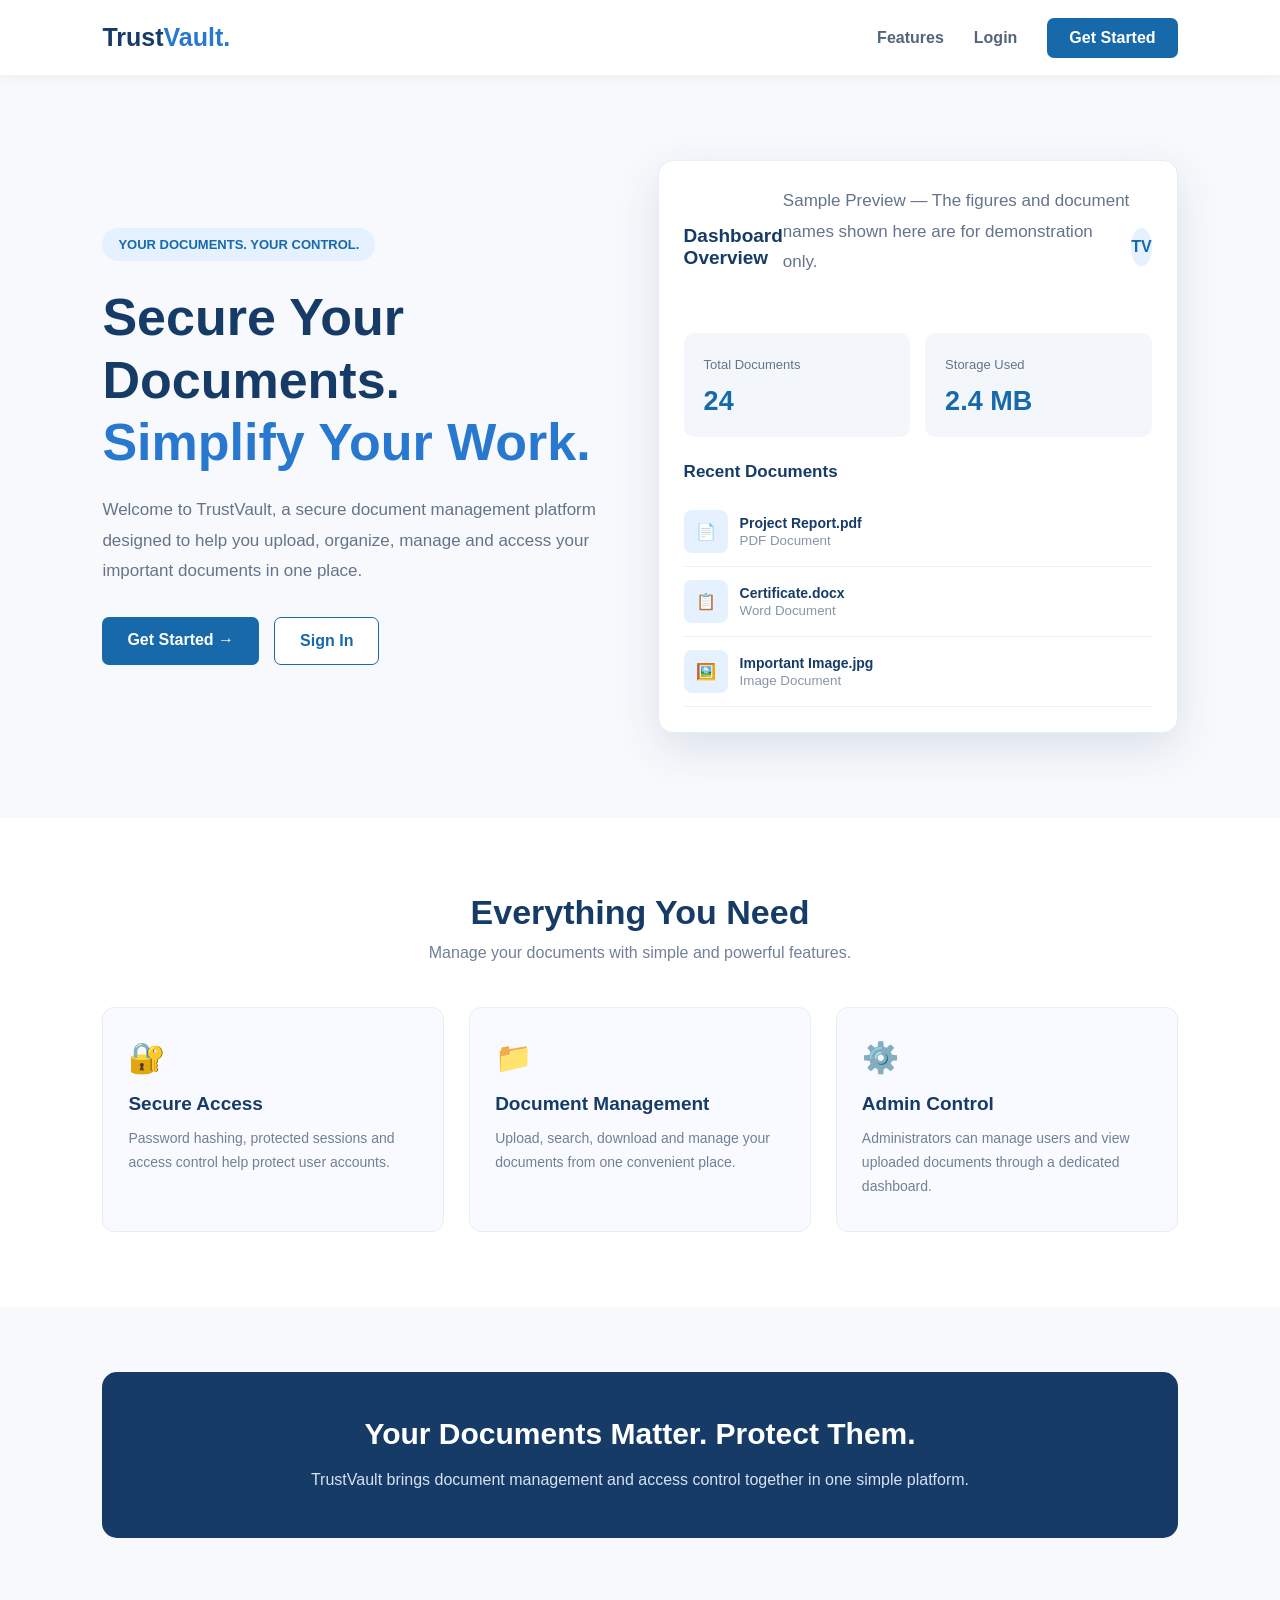
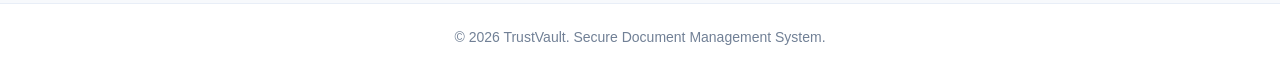
<file: templates/index.html>
<!DOCTYPE html>
<html lang="en">
<head>
    <meta charset="UTF-8">
    <meta name="viewport" content="width=device-width, initial-scale=1.0">

    <title>TrustVault | Secure Document Management</title>

    <style>
        * {
            margin: 0;
            padding: 0;
            box-sizing: border-box;
        }

        body {
            font-family: 'Segoe UI', Arial, sans-serif;
            background: #f7f9fc;
            color: #173b67;
        }

        /* Navigation */

        nav {
            height: 75px;
            display: flex;
            align-items: center;
            justify-content: space-between;
            padding: 0 8%;
            background: white;
            box-shadow: 0 2px 12px rgba(0,0,0,0.05);
        }

        .logo {
            font-size: 25px;
            font-weight: 800;
            color: #173b67;
        }

        .logo span {
            color: #2878d0;
        }

        .nav-links {
            display: flex;
            align-items: center;
            gap: 30px;
        }

        .nav-links a {
            text-decoration: none;
            color: #52657d;
            font-weight: 600;
        }

        .nav-links a:hover {
            color: #2878d0;
        }

        .nav-button {
            background: #1769aa;
            color: white !important;
            padding: 11px 22px;
            border-radius: 7px;
        }

        /* Hero Section */

        .hero {
            display: flex;
            align-items: center;
            justify-content: space-between;
            gap: 50px;
            padding: 85px 8%;
            min-height: 560px;
        }

        .hero-content {
            flex: 1;
        }

        .tag {
            display: inline-block;
            background: #e5f1ff;
            color: #1769aa;
            padding: 9px 16px;
            border-radius: 30px;
            font-size: 13px;
            font-weight: 700;
            margin-bottom: 25px;
        }

        .hero h1 {
            font-size: 52px;
            line-height: 1.2;
            color: #173b67;
            margin-bottom: 22px;
        }

        .hero h1 span {
            color: #2878d0;
        }

        .hero p {
            font-size: 17px;
            line-height: 1.8;
            color: #64748b;
            max-width: 510px;
            margin-bottom: 30px;
        }

        .buttons {
            display: flex;
            gap: 15px;
            flex-wrap: wrap;
        }

        .primary-btn, .secondary-btn {
            padding: 14px 25px;
            border-radius: 7px;
            text-decoration: none;
            font-weight: 700;
            display: inline-block;
        }

        .primary-btn {
            background: #1769aa;
            color: white;
        }

        .primary-btn:hover {
            background: #12548c;
        }

        .secondary-btn {
            background: white;
            color: #1769aa;
            border: 1px solid #1769aa;
        }

        /* Dashboard Preview */

        .preview {
            flex: 1;
            max-width: 520px;
            background: white;
            padding: 25px;
            border-radius: 15px;
            box-shadow: 0 15px 45px rgba(23,59,103,0.12);
            border: 1px solid #e7edf5;
        }

        .preview-header {
            display: flex;
            justify-content: space-between;
            align-items: center;
            margin-bottom: 25px;
        }

        .preview-header h3 {
            font-size: 19px;
        }

        .profile {
            background: #e5f1ff;
            color: #1769aa;
            width: 38px;
            height: 38px;
            border-radius: 50%;
            display: grid;
            place-items: center;
            font-weight: bold;
        }

        .stats {
            display: grid;
            grid-template-columns: repeat(2, 1fr);
            gap: 15px;
            margin-bottom: 25px;
        }

        .stat-card {
            padding: 20px;
            background: #f3f7fc;
            border-radius: 10px;
        }

        .stat-card p {
            font-size: 13px;
            color: #64748b;
            margin-bottom: 10px;
        }

        .stat-card h2 {
            font-size: 27px;
            color: #1769aa;
        }

        .recent h3 {
            font-size: 17px;
            margin-bottom: 15px;
        }

        .document {
            display: flex;
            align-items: center;
            gap: 12px;
            padding: 13px 0;
            border-bottom: 1px solid #edf1f6;
        }

        .file-icon {
            background: #e5f1ff;
            padding: 12px;
            border-radius: 8px;
        }

        .document strong {
            display: block;
            font-size: 14px;
        }

        .document small {
            color: #8795a8;
        }

        /* Features */

        .features {
            padding: 75px 8%;
            background: white;
            text-align: center;
        }

        .section-title {
            font-size: 34px;
            margin-bottom: 12px;
        }

        .section-description {
            color: #718096;
            margin-bottom: 45px;
        }

        .feature-grid {
            display: grid;
            grid-template-columns: repeat(3, 1fr);
            gap: 25px;
        }

        .feature-card {
            padding: 32px 25px;
            background: #f8faff;
            border: 1px solid #e8eef7;
            border-radius: 12px;
            text-align: left;
            transition: 0.3s;
        }

        .feature-card:hover {
            transform: translateY(-5px);
            box-shadow: 0 10px 25px rgba(23,59,103,0.08);
        }

        .feature-icon {
            font-size: 30px;
            margin-bottom: 18px;
        }

        .feature-card h3 {
            margin-bottom: 12px;
            font-size: 19px;
        }

        .feature-card p {
            color: #718096;
            line-height: 1.7;
            font-size: 14px;
        }

        /* Security Section */

        .security {
            margin: 65px 8%;
            padding: 45px;
            background: #173b67;
            border-radius: 15px;
            color: white;
            text-align: center;
        }

        .security h2 {
            font-size: 30px;
            margin-bottom: 15px;
        }

        .security p {
            color: #d5e2f1;
            line-height: 1.7;
        }

        /* Footer */

        footer {
            background: white;
            padding: 25px;
            text-align: center;
            color: #718096;
            border-top: 1px solid #e8eef7;
            font-size: 14px;
        }

        /* Mobile Responsive */

        @media (max-width: 850px) {
            .hero {
                flex-direction: column;
                padding: 60px 6%;
            }

            .hero h1 {
                font-size: 40px;
            }

            .preview {
                width: 100%;
            }

            .feature-grid {
                grid-template-columns: 1fr;
            }

            nav {
                padding: 0 5%;
            }
        }

        @media (max-width: 500px) {
            .nav-links {
                gap: 12px;
            }

            .nav-links a {
                font-size: 13px;
            }

            .nav-button {
                padding: 9px 12px;
            }

            .hero h1 {
                font-size: 34px;
            }

            .security {
                margin: 35px 5%;
                padding: 30px 20px;
            }
        }
    </style>
    <meta name="google-site-verification" content="CCfZ5K4HIS6Ab54JZW59uC5YX-vz362wtiF1L8yb2_s" />
</head>

<body>

    <!-- Navigation -->
    <nav>
        <div class="logo">Trust<span>Vault.</span></div>

        <div class="nav-links">
            <a href="#features">Features</a>
            <a href="/login">Login</a>
            <a href="/register" class="nav-button">Get Started</a>
        </div>
    </nav>

    <!-- Hero Section -->
    <section class="hero">

        <div class="hero-content">

            <div class="tag">YOUR DOCUMENTS. YOUR CONTROL.</div>

            <h1>
                Secure Your Documents.
                <span>Simplify Your Work.</span>
            </h1>

            <p>
                Welcome to TrustVault, a secure document management
                platform designed to help you upload, organize,
                manage and access your important documents in one place.
            </p>

            <div class="buttons">
                <a href="/register" class="primary-btn">
                    Get Started →
                </a>

                <a href="/login" class="secondary-btn">
                    Sign In
                </a>
            </div>

        </div>

        <!-- Dashboard Preview -->
        <div class="preview">

            <div class="preview-header">
                <h3>Dashboard Overview</h3>
                <p>Sample Preview — The figures and document names shown here are for demonstration only.</p>
                <div class="profile">TV</div>
            </div>

            <div class="stats">

                <div class="stat-card">
                    <p>Total Documents</p>
                    <h2>24</h2>
                </div>

                <div class="stat-card">
                    <p>Storage Used</p>
                    <h2>2.4 MB</h2>
                </div>

            </div>

            <div class="recent">

                <h3>Recent Documents</h3>

                <div class="document">
                    <div class="file-icon">📄</div>
                    <div>
                        <strong>Project Report.pdf</strong>
                        <small>PDF Document</small>
                    </div>
                </div>

                <div class="document">
                    <div class="file-icon">📋</div>
                    <div>
                        <strong>Certificate.docx</strong>
                        <small>Word Document</small>
                    </div>
                </div>

                <div class="document">
                    <div class="file-icon">🖼️</div>
                    <div>
                        <strong>Important Image.jpg</strong>
                        <small>Image Document</small>
                    </div>
                </div>

            </div>

        </div>

    </section>

    <!-- Features Section -->
    <section class="features" id="features">

        <h2 class="section-title">Everything You Need</h2>

        <p class="section-description">
            Manage your documents with simple and powerful features.
        </p>

        <div class="feature-grid">

            <div class="feature-card">
                <div class="feature-icon">🔐</div>
                <h3>Secure Access</h3>
                <p>
                    Password hashing, protected sessions and
                    access control help protect user accounts.
                </p>
            </div>

            <div class="feature-card">
                <div class="feature-icon">📁</div>
                <h3>Document Management</h3>
                <p>
                    Upload, search, download and manage your
                    documents from one convenient place.
                </p>
            </div>

            <div class="feature-card">
                <div class="feature-icon">⚙️</div>
                <h3>Admin Control</h3>
                <p>
                    Administrators can manage users and view
                    uploaded documents through a dedicated dashboard.
                </p>
            </div>

        </div>

    </section>

    <!-- Security Section -->
    <section class="security">

        <h2>Your Documents Matter. Protect Them.</h2>

        <p>
            TrustVault brings document management and access control
            together in one simple platform.
        </p>

    </section>

    <!-- Footer -->
    <footer>
        © 2026 TrustVault. Secure Document Management System.
    </footer>

</body>
</html>
</file>
